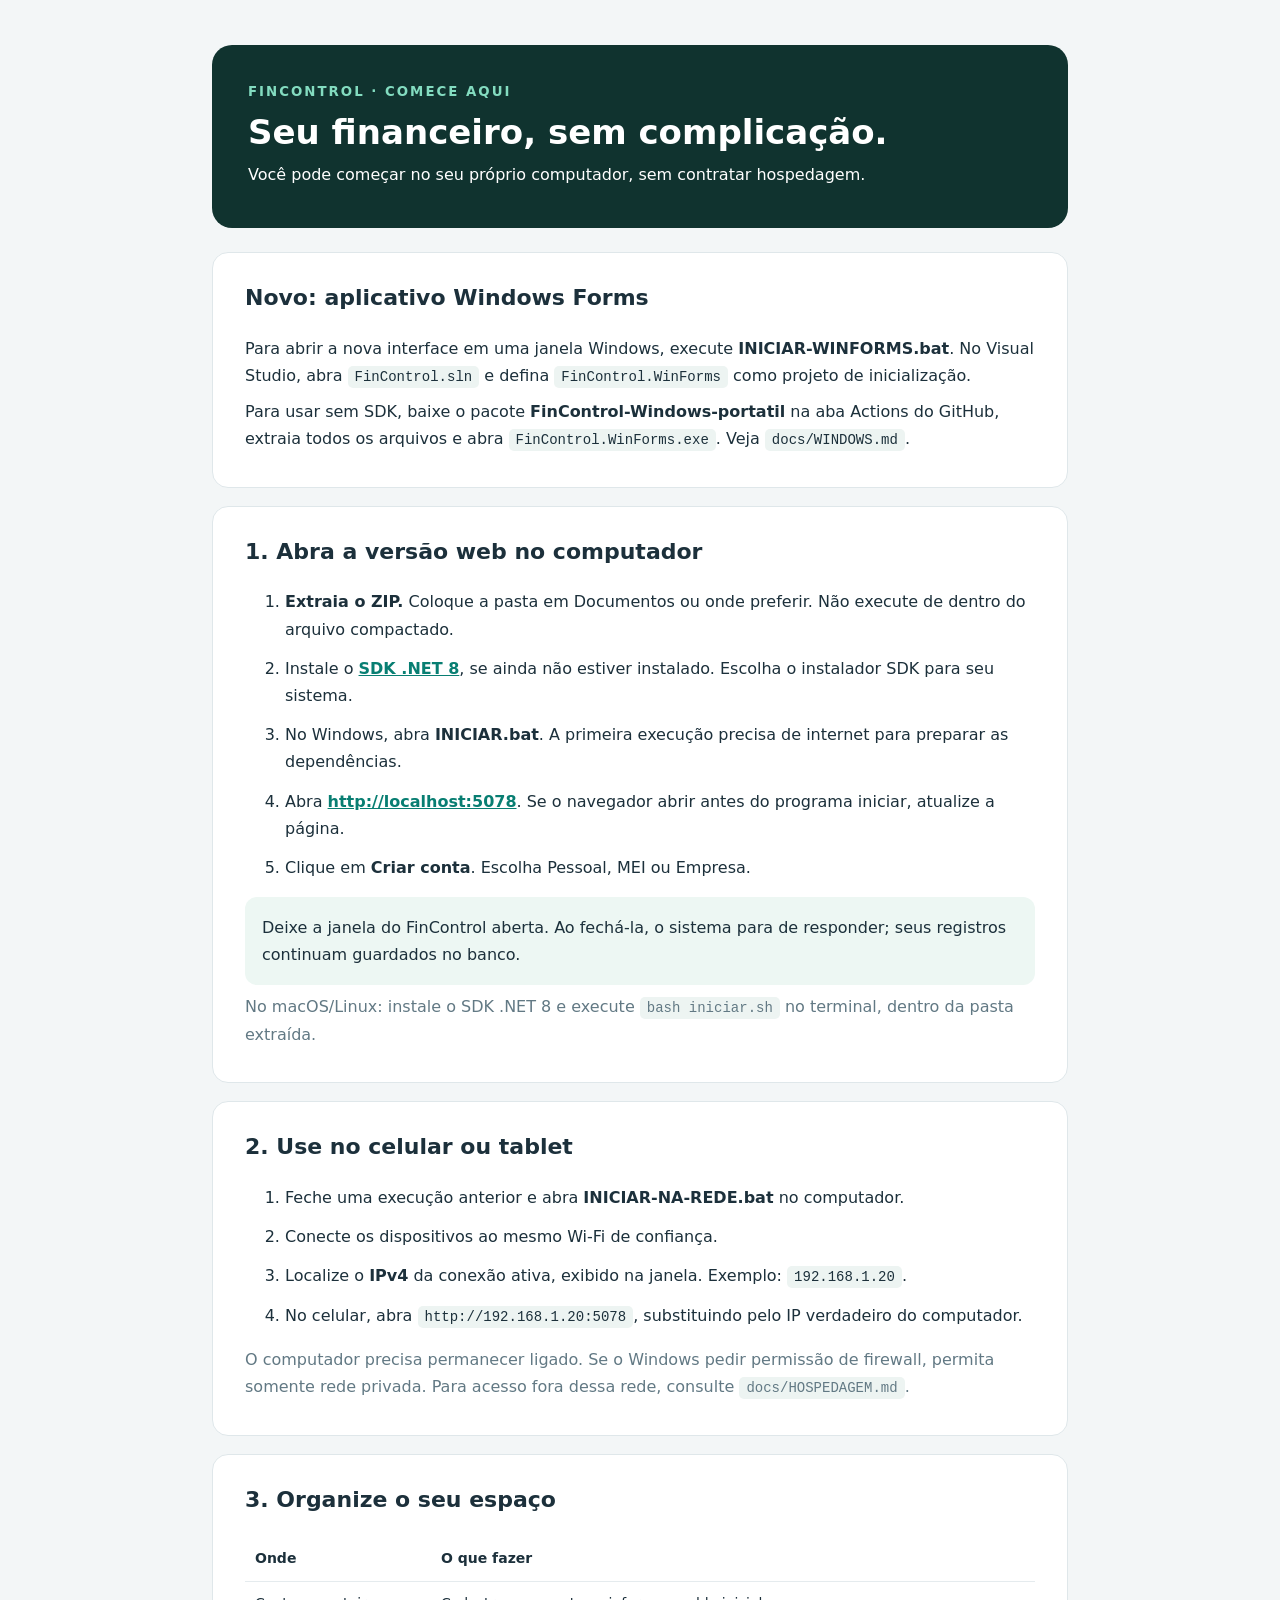
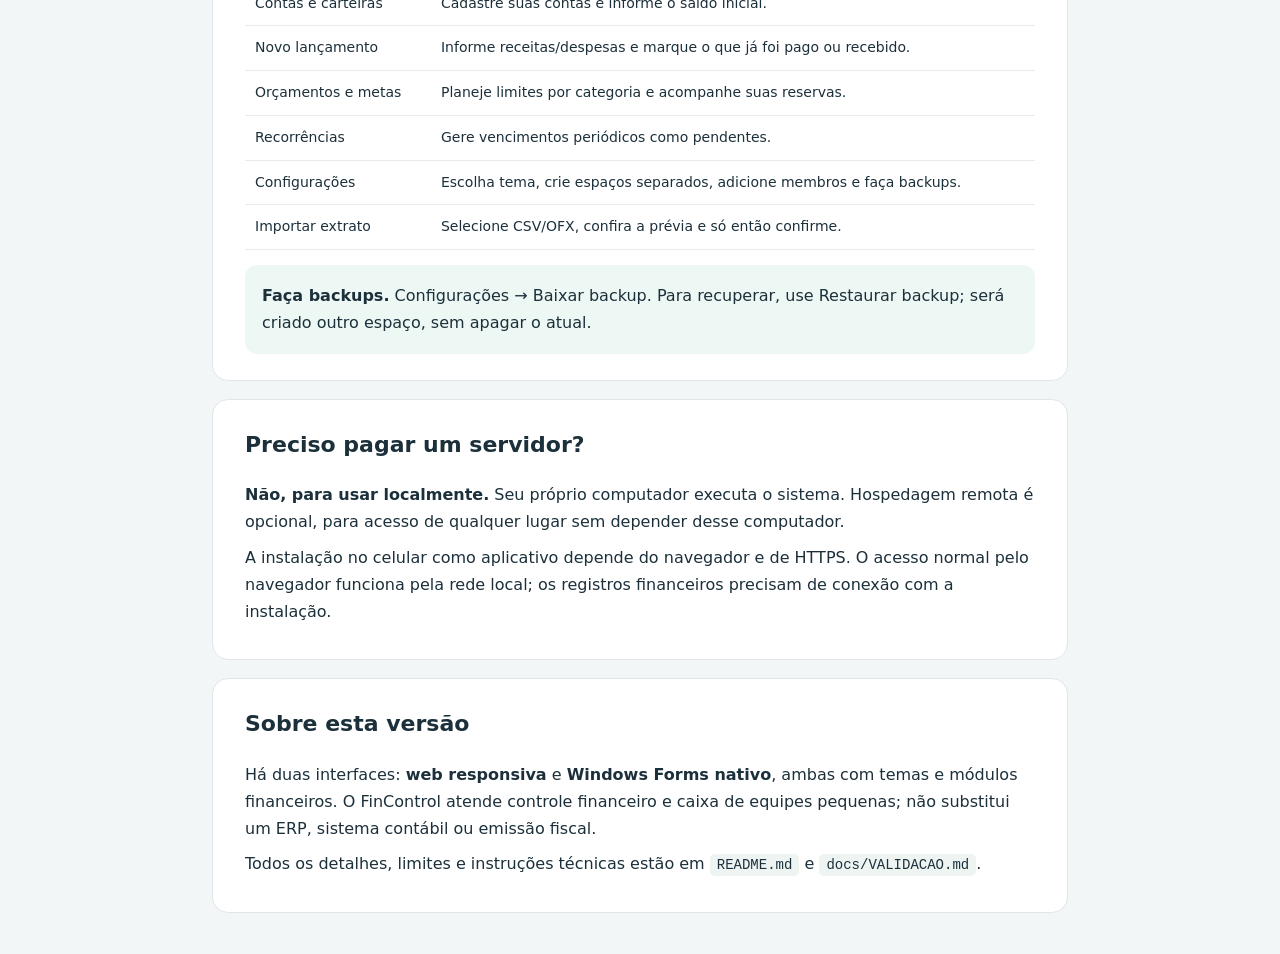
<file: LEIA-ME.html>
<!doctype html><html lang="pt-BR"><head><meta charset="utf-8"><meta name="viewport" content="width=device-width,initial-scale=1"><title>Comece aqui · FinControl</title><style>*{box-sizing:border-box}body{margin:0;background:#f3f6f7;color:#1c303b;font:16px/1.7 system-ui,sans-serif}main{max-width:900px;margin:45px auto;padding:0 22px}header{background:#10332f;color:white;border-radius:20px;padding:32px 36px;margin-bottom:24px}header small{color:#83dcc0;letter-spacing:2px;font-weight:700}h1{margin:8px 0;font-size:34px;line-height:1.2}h2{font-size:22px;margin-top:0}p{margin:8px 0}section{background:white;padding:26px 32px;border:1px solid #dfe7ea;border-radius:16px;margin:18px 0}li{margin:12px 0}code{background:#edf4f2;padding:3px 7px;border-radius:5px;font-size:14px;overflow-wrap:anywhere}a{color:#087e72;font-weight:600}.note{background:#edf7f3;border-radius:12px;padding:17px;margin-top:15px}.sub{color:#627984}table{width:100%;border-collapse:collapse;font-size:14px}td,th{padding:10px;border-bottom:1px solid #e5ebee;text-align:left}@media(max-width:500px){main{margin:20px auto;padding:0 13px}header,section{padding:23px}h1{font-size:28px}}</style></head><body><main><header><small>FINCONTROL · COMECE AQUI</small><h1>Seu financeiro, sem complicação.</h1><p>Você pode começar no seu próprio computador, sem contratar hospedagem.</p></header><section><h2>Novo: aplicativo Windows Forms</h2><p>Para abrir a nova interface em uma janela Windows, execute <strong>INICIAR-WINFORMS.bat</strong>. No Visual Studio, abra <code>FinControl.sln</code> e defina <code>FinControl.WinForms</code> como projeto de inicialização.</p><p>Para usar sem SDK, baixe o pacote <strong>FinControl-Windows-portatil</strong> na aba Actions do GitHub, extraia todos os arquivos e abra <code>FinControl.WinForms.exe</code>. Veja <code>docs/WINDOWS.md</code>.</p></section><section><h2>1. Abra a versão web no computador</h2><ol><li><strong>Extraia o ZIP.</strong> Coloque a pasta em Documentos ou onde preferir. Não execute de dentro do arquivo compactado.</li><li>Instale o <a href="https://dotnet.microsoft.com/download/dotnet/8.0">SDK .NET 8</a>, se ainda não estiver instalado. Escolha o instalador SDK para seu sistema.</li><li>No Windows, abra <strong>INICIAR.bat</strong>. A primeira execução precisa de internet para preparar as dependências.</li><li>Abra <a href="http://localhost:5078">http://localhost:5078</a>. Se o navegador abrir antes do programa iniciar, atualize a página.</li><li>Clique em <strong>Criar conta</strong>. Escolha Pessoal, MEI ou Empresa.</li></ol><div class="note">Deixe a janela do FinControl aberta. Ao fechá-la, o sistema para de responder; seus registros continuam guardados no banco.</div><p class="sub">No macOS/Linux: instale o SDK .NET 8 e execute <code>bash iniciar.sh</code> no terminal, dentro da pasta extraída.</p></section><section><h2>2. Use no celular ou tablet</h2><ol><li>Feche uma execução anterior e abra <strong>INICIAR-NA-REDE.bat</strong> no computador.</li><li>Conecte os dispositivos ao mesmo Wi-Fi de confiança.</li><li>Localize o <strong>IPv4</strong> da conexão ativa, exibido na janela. Exemplo: <code>192.168.1.20</code>.</li><li>No celular, abra <code>http://192.168.1.20:5078</code>, substituindo pelo IP verdadeiro do computador.</li></ol><p class="sub">O computador precisa permanecer ligado. Se o Windows pedir permissão de firewall, permita somente rede privada. Para acesso fora dessa rede, consulte <code>docs/HOSPEDAGEM.md</code>.</p></section><section><h2>3. Organize o seu espaço</h2><table><thead><tr><th>Onde</th><th>O que fazer</th></tr></thead><tbody><tr><td>Contas e carteiras</td><td>Cadastre suas contas e informe o saldo inicial.</td></tr><tr><td>Novo lançamento</td><td>Informe receitas/despesas e marque o que já foi pago ou recebido.</td></tr><tr><td>Orçamentos e metas</td><td>Planeje limites por categoria e acompanhe suas reservas.</td></tr><tr><td>Recorrências</td><td>Gere vencimentos periódicos como pendentes.</td></tr><tr><td>Configurações</td><td>Escolha tema, crie espaços separados, adicione membros e faça backups.</td></tr><tr><td>Importar extrato</td><td>Selecione CSV/OFX, confira a prévia e só então confirme.</td></tr></tbody></table><div class="note"><strong>Faça backups.</strong> Configurações → Baixar backup. Para recuperar, use Restaurar backup; será criado outro espaço, sem apagar o atual.</div></section><section><h2>Preciso pagar um servidor?</h2><p><strong>Não, para usar localmente.</strong> Seu próprio computador executa o sistema. Hospedagem remota é opcional, para acesso de qualquer lugar sem depender desse computador.</p><p>A instalação no celular como aplicativo depende do navegador e de HTTPS. O acesso normal pelo navegador funciona pela rede local; os registros financeiros precisam de conexão com a instalação.</p></section><section><h2>Sobre esta versão</h2><p>Há duas interfaces: <strong>web responsiva</strong> e <strong>Windows Forms nativo</strong>, ambas com temas e módulos financeiros. O FinControl atende controle financeiro e caixa de equipes pequenas; não substitui um ERP, sistema contábil ou emissão fiscal.</p><p>Todos os detalhes, limites e instruções técnicas estão em <code>README.md</code> e <code>docs/VALIDACAO.md</code>.</p></section></main></body></html>
</file>
